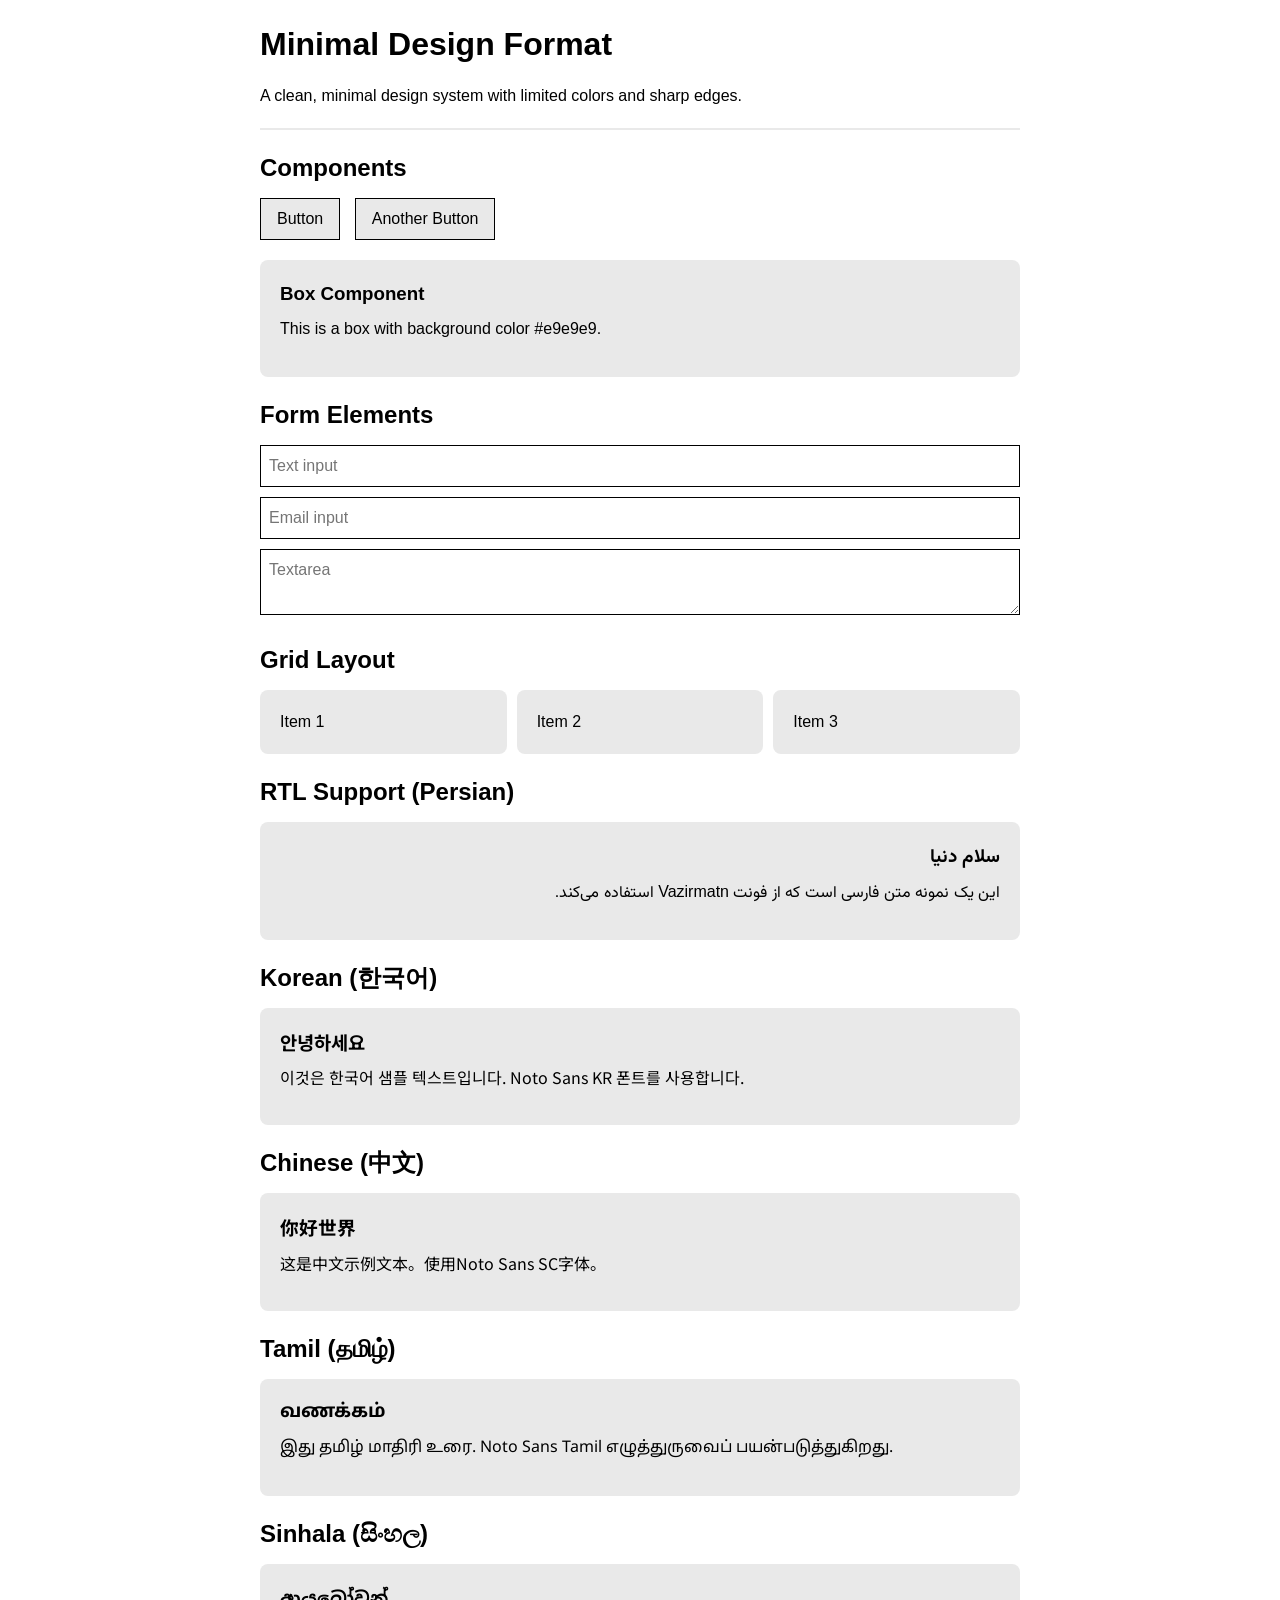
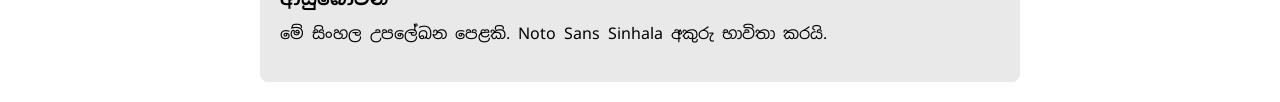
<file: index.html>
<!DOCTYPE html>
<html lang="en">
<head>
    <meta charset="UTF-8">
    <meta name="viewport" content="width=device-width, initial-scale=1.0">
    <title>Minimal Design Format</title>
    <link rel="stylesheet" href="https://fonts.googleapis.com/css2?family=Noto+Sans:wght@400;700&family=Noto+Sans+KR:wght@400;700&family=Noto+Sans+SC:wght@400;700&family=Noto+Sans+Tamil:wght@400;700&family=Noto+Sans+Sinhala:wght@400;700&family=Vazirmatn:wght@400;700&display=swap">
    <link rel="stylesheet" href="style.css">
</head>
<body>
    <div style="max-width: 800px; margin: 0 auto; padding: 20px;">
        <h1>Minimal Design Format</h1>
        <p>A clean, minimal design system with limited colors and sharp edges.</p>
        <hr style="border: 1px solid #e9e9e9; margin: 20px 0;">
        <h2>Components</h2>
        <button class="btn">Button</button>
        <button class="btn" style="margin-left: 10px;">Another Button</button>
        <div class="box" style="margin-top: 20px;">
            <h3>Box Component</h3>
            <p>This is a box with background color #e9e9e9.</p>
        </div>
        <h2 style="margin-top: 20px;">Form Elements</h2>
        <input type="text" placeholder="Text input">
        <input type="email" placeholder="Email input" style="margin-top: 10px;">
        <textarea placeholder="Textarea" style="margin-top: 10px;"></textarea>
        <h2 style="margin-top: 20px;">Grid Layout</h2>
        <div class="grid">
            <div class="box">Item 1</div>
            <div class="box">Item 2</div>
            <div class="box">Item 3</div>
        </div>
        <h2 style="margin-top: 20px;">RTL Support (Persian)</h2>
        <div class="rtl" style="background: #e9e9e9; padding: 20px;">
            <h3>سلام دنیا</h3>
            <p>این یک نمونه متن فارسی است که از فونت Vazirmatn استفاده می‌کند.</p>
        </div>
        <h2 style="margin-top: 20px;">Korean (한국어)</h2>
        <div style="background: #e9e9e9; padding: 20px; font-family: 'Noto Sans KR', sans-serif;">
            <h3>안녕하세요</h3>
            <p>이것은 한국어 샘플 텍스트입니다. Noto Sans KR 폰트를 사용합니다.</p>
        </div>
        <h2 style="margin-top: 20px;">Chinese (中文)</h2>
        <div style="background: #e9e9e9; padding: 20px; font-family: 'Noto Sans SC', sans-serif;">
            <h3>你好世界</h3>
            <p>这是中文示例文本。使用Noto Sans SC字体。</p>
        </div>
        <h2 style="margin-top: 20px;">Tamil (தமிழ்)</h2>
        <div style="background: #e9e9e9; padding: 20px; font-family: 'Noto Sans Tamil', sans-serif;">
            <h3>வணக்கம்</h3>
            <p>இது தமிழ் மாதிரி உரை. Noto Sans Tamil எழுத்துருவைப் பயன்படுத்துகிறது.</p>
        </div>
        <h2 style="margin-top: 20px;">Sinhala (සිංහල)</h2>
        <div style="background: #e9e9e9; padding: 20px; font-family: 'Noto Sans Sinhala', sans-serif;">
            <h3>ආයුබෝවන්</h3>
            <p>මේ සිංහල උපලේඛන පෙළකි. Noto Sans Sinhala අකුරු භාවිතා කරයි.</p>
        </div>
    </div>
</body>
</html>
</file>
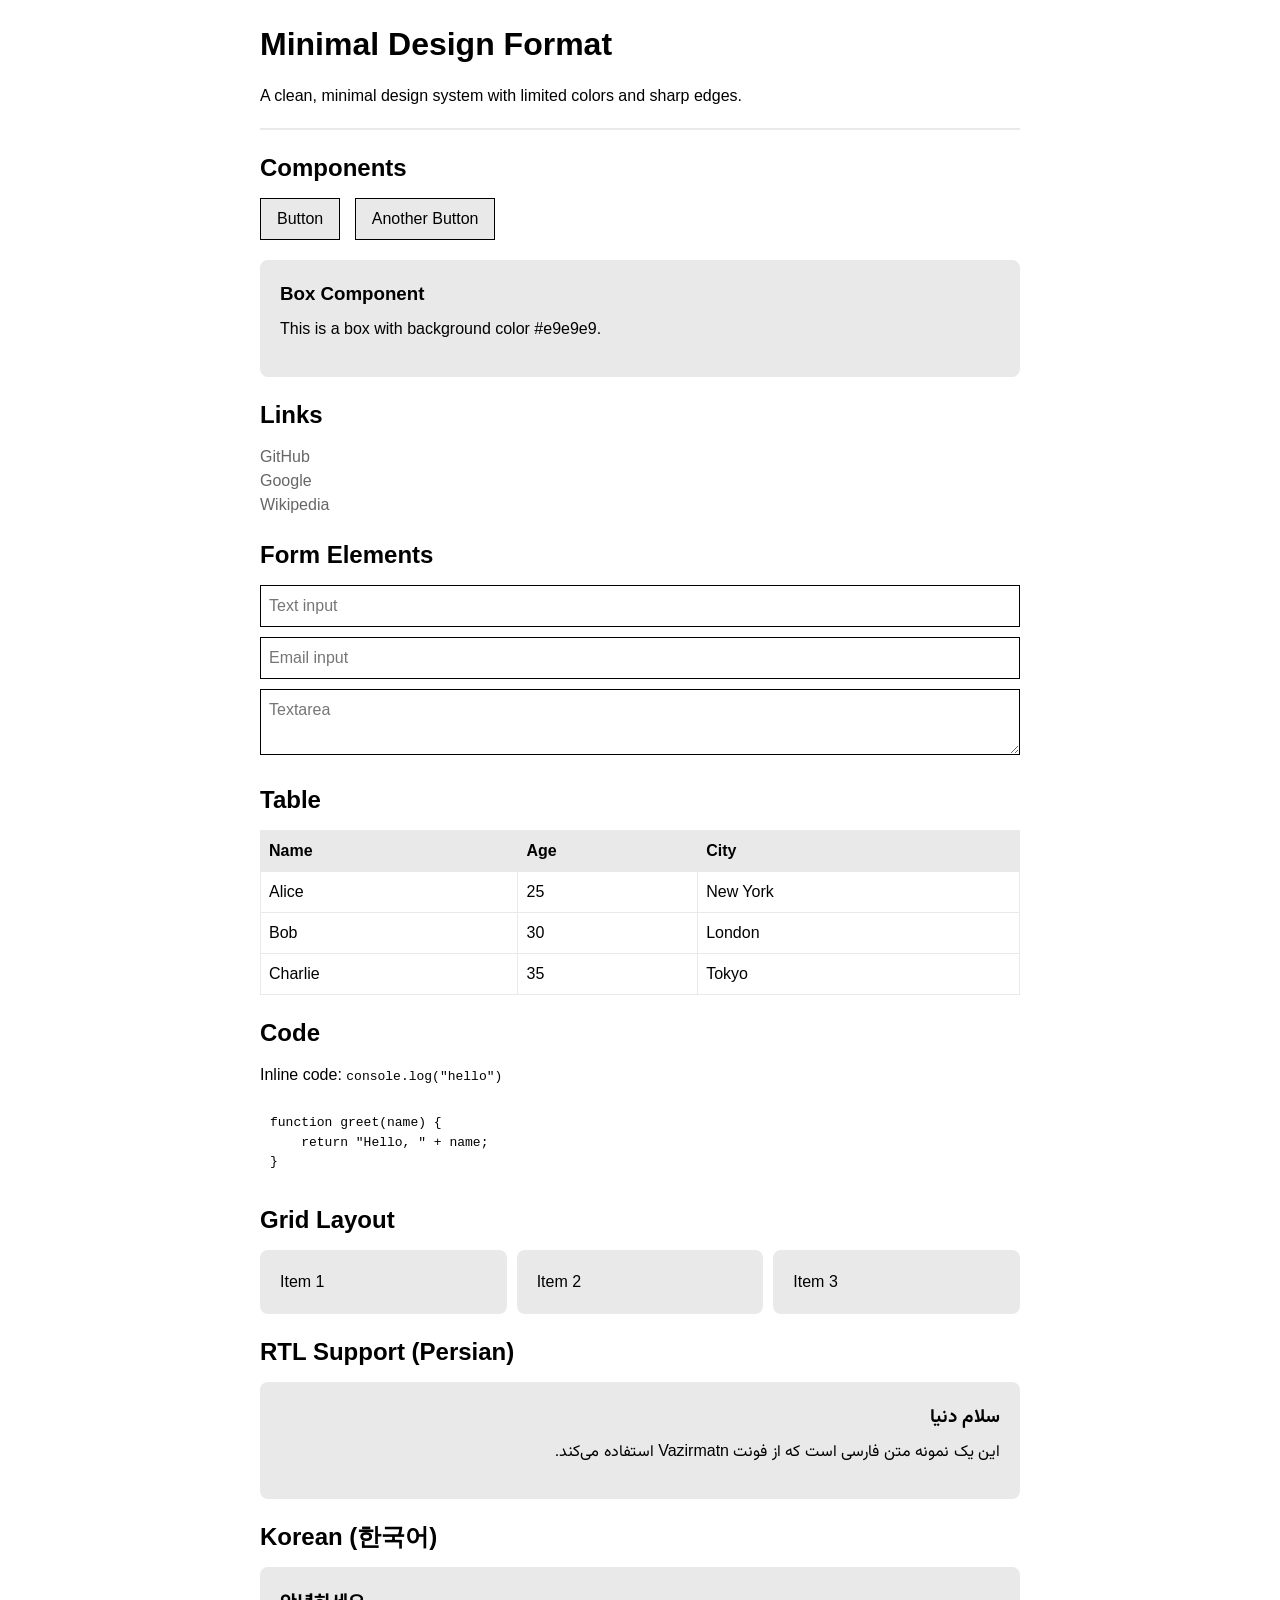
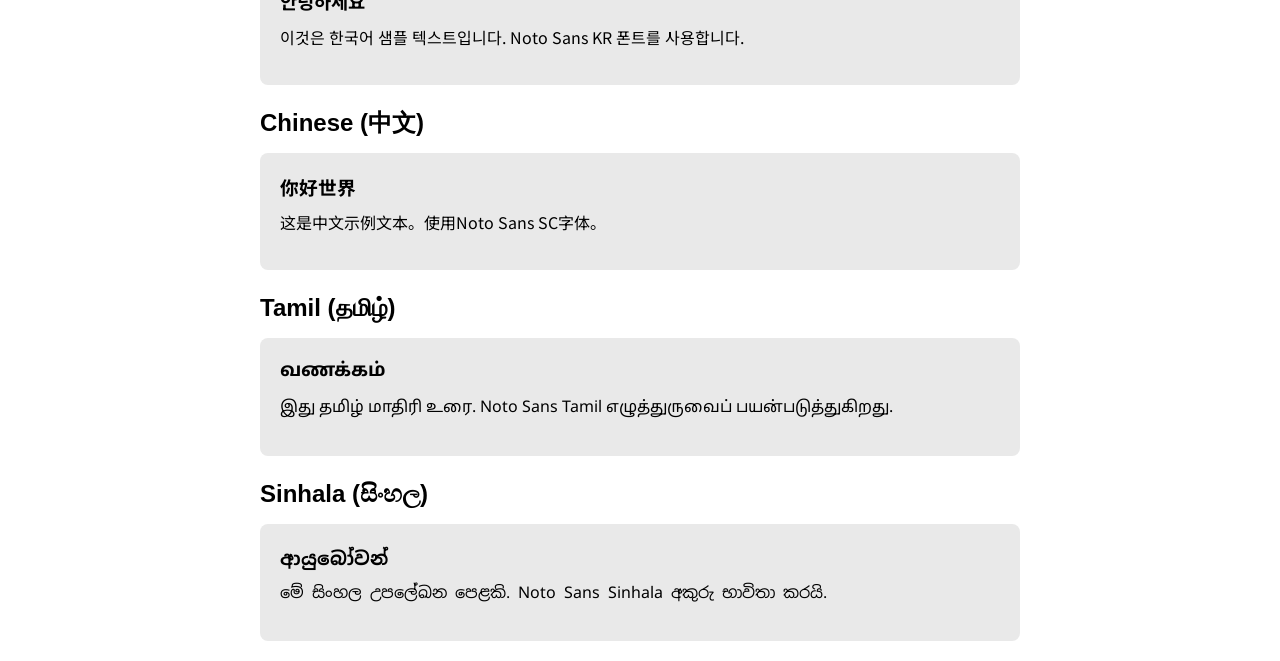
<file: sample.html>
<!DOCTYPE html>
<html lang="en" data-syntax-theme="minimal">
<head>
    <meta charset="UTF-8">
    <meta name="viewport" content="width=device-width, initial-scale=1.0">
    <title>Minimal Design Format</title>
    <link rel="stylesheet" href="https://fonts.googleapis.com/css2?family=Noto+Sans:wght@400;700&family=Noto+Sans+KR:wght@400;700&family=Noto+Sans+SC:wght@400;700&family=Noto+Sans+Tamil:wght@400;700&family=Noto+Sans+Sinhala:wght@400;700&family=Vazirmatn:wght@400;700&display=swap">
    <link rel="stylesheet" href="style.css">
</head>
<body>
    <div style="max-width: 800px; margin: 0 auto; padding: 20px;">
        <h1>Minimal Design Format</h1>
        <p>A clean, minimal design system with limited colors and sharp edges.</p>
        <hr style="border: 1px solid #e9e9e9; margin: 20px 0;">
        <h2>Components</h2>
        <button class="btn">Button</button>
        <button class="btn" style="margin-left: 10px;">Another Button</button>
        <div class="box" style="margin-top: 20px;">
            <h3>Box Component</h3>
            <p>This is a box with background color #e9e9e9.</p>
        </div>
        <h2 style="margin-top: 20px;">Links</h2>
        <p>
            <a href="https://github.com">GitHub</a><br>
            <a href="https://google.com">Google</a><br>
            <a href="https://wikipedia.org">Wikipedia</a>
        </p>
        <h2 style="margin-top: 20px;">Form Elements</h2>
        <input type="text" placeholder="Text input">
        <input type="email" placeholder="Email input" style="margin-top: 10px;">
        <textarea placeholder="Textarea" style="margin-top: 10px;"></textarea>
        <h2 style="margin-top: 20px;">Table</h2>
        <table>
            <thead>
                <tr>
                    <th>Name</th>
                    <th>Age</th>
                    <th>City</th>
                </tr>
            </thead>
            <tbody>
                <tr>
                    <td>Alice</td>
                    <td>25</td>
                    <td>New York</td>
                </tr>
                <tr>
                    <td>Bob</td>
                    <td>30</td>
                    <td>London</td>
                </tr>
                <tr>
                    <td>Charlie</td>
                    <td>35</td>
                    <td>Tokyo</td>
                </tr>
            </tbody>
        </table>
        <h2 style="margin-top: 20px;">Code</h2>
        <p>Inline code: <code>console.log("hello")</code></p>
        <pre><code class="language-javascript">function greet(name) {
    return "Hello, " + name;
}</code></pre>
        <h2 style="margin-top: 20px;">Grid Layout</h2>
        <div class="grid">
            <div class="box">Item 1</div>
            <div class="box">Item 2</div>
            <div class="box">Item 3</div>
        </div>
        <h2 style="margin-top: 20px;">RTL Support (Persian)</h2>
        <div class="rtl" style="background: #e9e9e9; padding: 20px;">
            <h3>سلام دنیا</h3>
            <p>این یک نمونه متن فارسی است که از فونت Vazirmatn استفاده می‌کند.</p>
        </div>
        <h2 style="margin-top: 20px;">Korean (한국어)</h2>
        <div style="background: #e9e9e9; padding: 20px; font-family: 'Noto Sans KR', sans-serif;">
            <h3>안녕하세요</h3>
            <p>이것은 한국어 샘플 텍스트입니다. Noto Sans KR 폰트를 사용합니다.</p>
        </div>
        <h2 style="margin-top: 20px;">Chinese (中文)</h2>
        <div style="background: #e9e9e9; padding: 20px; font-family: 'Noto Sans SC', sans-serif;">
            <h3>你好世界</h3>
            <p>这是中文示例文本。使用Noto Sans SC字体。</p>
        </div>
        <h2 style="margin-top: 20px;">Tamil (தமிழ்)</h2>
        <div style="background: #e9e9e9; padding: 20px; font-family: 'Noto Sans Tamil', sans-serif;">
            <h3>வணக்கம்</h3>
            <p>இது தமிழ் மாதிரி உரை. Noto Sans Tamil எழுத்துருவைப் பயன்படுத்துகிறது.</p>
        </div>
        <h2 style="margin-top: 20px;">Sinhala (සිංහල)</h2>
        <div style="background: #e9e9e9; padding: 20px; font-family: 'Noto Sans Sinhala', sans-serif;">
            <h3>ආයුබෝවන්</h3>
            <p>මේ සිංහල උපලේඛන පෙළකි. Noto Sans Sinhala අකුරු භාවිතා කරයි.</p>
        </div>
    </div>
</body>
</html>
</file>
<file: style.css>
* { margin: 0; padding: 0; box-sizing: border-box; }
body { font-family: Arial, 'Noto Sans', 'Vazirmatn', sans-serif; background: #fff; color: #000; line-height: 1.5; }
h1, h2, h3 { font-weight: 700; margin-bottom: 0.5em; }
p { margin-bottom: 1em; }
a { color: #666; text-decoration: none; }
a:hover { color: #888; }
.btn { display: inline-block; background: #e9e9e9; border: 1px solid #000; padding: 8px 16px; cursor: pointer; font: inherit; }
.btn:hover { background: #eee; }
.box { background: #e9e9e9; padding: 20px; }
.grid { display: grid; grid-template-columns: repeat(auto-fit, minmax(200px, 1fr)); gap: 10px; }
input, textarea, select { border: 1px solid #000; padding: 8px; font: inherit; width: 100%; }
input[type="checkbox"], input[type="radio"] { width: auto; }
.rtl { direction: rtl; text-align: right; }
div { border-radius: 0.5rem; }
table { width: 100%; border-collapse: collapse; }
th, td { border: 1px solid #e9e9e9; padding: 8px; text-align: left; }
th { background: #e9e9e9; }
code { font-family: monospace; }
pre { padding: 10px; overflow-x: auto; }
</file>
